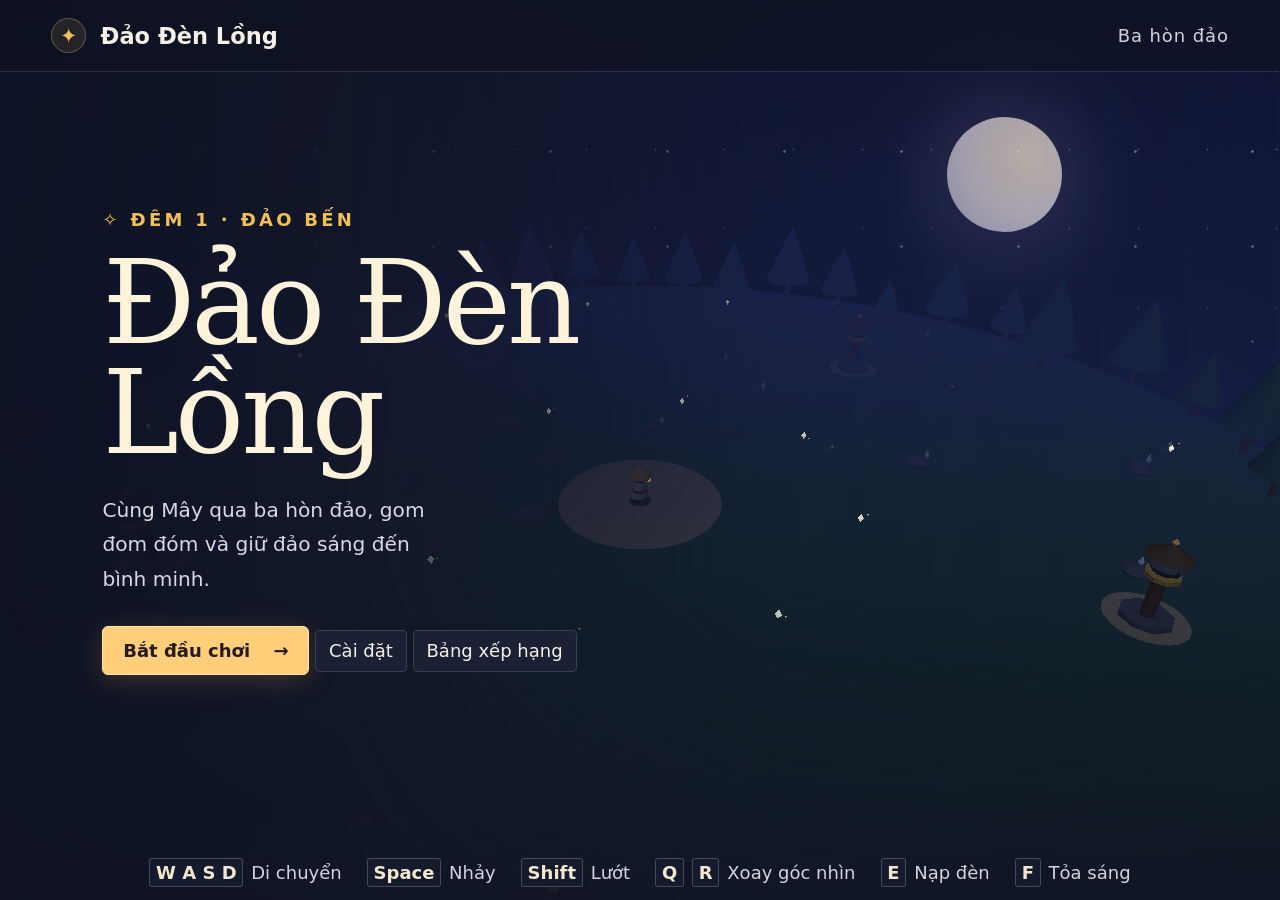
<file: index.html>
<!doctype html>
<html lang="vi">
<head>
  <meta charset="utf-8">
  <meta name="viewport" content="width=device-width, initial-scale=1">
  <meta name="theme-color" content="#101421">
  <title>Đảo Đèn Lồng — Ba hòn đảo</title>
  <link rel="stylesheet" href="style.css">
</head>
<body>
  <main class="game" id="game" data-mode="menu">
    <div class="sky" aria-hidden="true"><div class="stars"></div><div class="moon"></div></div>
    <canvas id="scene" aria-label="Thế giới 3D của Đảo Bến"></canvas>
    <div class="vignette" aria-hidden="true"></div>
    <header class="topbar">
      <div class="brand"><span class="brand-mark" aria-hidden="true">✦</span><span>Đảo Đèn Lồng</span></div>
      <span class="chapter" id="chapter">Ba hòn đảo</span>
      <button type="button" id="pause" class="plain" hidden>Tạm dừng <kbd>Esc</kbd></button>
    </header>

    <section id="intro" class="intro" aria-labelledby="title">
      <p class="eyebrow"><span aria-hidden="true">✧</span> Đêm 1 <span aria-hidden="true">·</span> Đảo Bến</p>
      <h1 id="title">Đảo Đèn Lồng</h1>
      <p class="intro-copy">Cùng Mây qua ba hòn đảo, gom đom đóm và giữ đảo sáng đến bình minh.</p>
      <button type="button" class="primary" id="start" disabled>Bắt đầu chơi <span aria-hidden="true">→</span></button>
      <button type="button" class="plain" id="menu-settings">Cài đặt</button>
      <button class="plain" id="open-board">Bảng xếp hạng</button>
      <p id="load-error" role="alert" hidden></p>
    </section>

    <section id="night-intro" class="intro" aria-labelledby="night-name" hidden>
      <h2 id="night-name"></h2>
      <p id="night-story" class="intro-copy"></p>
      <button type="button" id="enter-night" class="primary">Bước vào Đêm</button>
    </section>

    <section id="hud" class="hud" aria-label="Trạng thái trò chơi" hidden>
      <div class="hud-top">
        <div class="panel resources">
          <div><span class="hud-label">Ngọn Lửa</span><strong id="flames" class="flames"></strong></div>
          <div><span class="hud-label">Đom đóm</span><strong id="carried" class="resource-value"></strong></div>
        </div>
        <div class="panel objective">
          <div class="objective-line"><span class="hud-label">Điểm</span><strong id="score" class="resource-value"></strong></div>
          <div class="objective-line"><span class="hud-label">Đèn đang sáng</span><strong id="lantern-count"></strong></div>
          <small id="threshold"></small><div id="lantern-pips" class="pips" aria-hidden="true"></div>
          <div class="objective-line"><span class="hud-label">Đến bình minh</span><time id="clock"></time></div>
          <canvas id="map" width="150" height="150" aria-label="Bản đồ vị trí của Mây và các Đèn Lồng Lớn"></canvas>
        </div>
      </div>
      <div class="feedback" aria-live="polite"><span id="notice" hidden></span><span id="prompt" hidden></span></div>
      <div id="mote-bar" class="mote-bar" aria-label="Đom đóm đang mang"><i></i><i></i><i></i><i></i><i></i><i></i><i></i><i></i><i></i><i></i></div>
      <div class="cooldowns"><span id="dash-status"></span><span id="pulse-status"></span></div>
      <span id="shade-alert" role="status" hidden></span><span id="captions" role="status"></span>
      <span id="direction" class="direction" hidden></span>
      <span id="wind-notice" class="wind-notice" hidden></span>
    </section>

    <section id="overlay" class="overlay" aria-labelledby="overlay-title" hidden>
      <div class="dialog panel">
        <p class="eyebrow" id="overlay-tag"></p>
        <h2 id="overlay-title"></h2>
        <p id="overlay-description"></p>
        <form id="score-form" hidden><label>Tên người chơi <input id="player-name" pattern="[A-Za-z0-9_]{3,12}" minlength="3" maxlength="12" required placeholder="Tên 3–12 ký tự" title="3–12 chữ cái A–Z, chữ số hoặc dấu gạch dưới"></label> <button id="save-score" class="plain">Lưu điểm</button><p id="save-status" role="status"></p></form>
        <button type="button" id="overlay-action" class="primary"></button>
        <div id="pause-options" class="pause-options" hidden>
          <button type="button" id="restart-night" class="plain">Chơi lại Đêm</button>
          <button type="button" id="pause-settings" class="plain">Cài đặt</button>
          <button type="button" id="back-menu" class="plain">Về menu</button>
        </div>
      </div>
    </section>

    <dialog id="board" class="dialog panel"><h2>Bảng xếp hạng</h2><p id="board-status" role="status"></p><ol id="entries"></ol><form method="dialog"><button class="primary">Đóng</button></form></dialog>
    <dialog id="settings" class="dialog panel" aria-labelledby="settings-title">
      <h2 id="settings-title">Cài đặt</h2>
      <label class="setting" for="volume">Âm lượng <output id="volume-value"></output></label>
      <input id="volume" type="range" min="0" max="1" step="0.05">
      <label class="setting" for="sensitivity">Độ nhạy chuột <output id="sensitivity-value"></output></label>
      <input id="sensitivity" type="range" min="0.25" max="2" step="0.05">
      <label class="setting"><input type="checkbox" id="accessibleColors"> Bảng màu dễ phân biệt</label>
      <label class="setting">Giảm chuyển động <input type="checkbox" id="reduced"></label>
      <label class="setting">Chữ lớn ×1.25 <input type="checkbox" id="large"></label>
      <details><summary>Đổi phím điều khiển</summary><div id="bindings"></div><button class="plain" id="reset-keys">Khôi phục mặc định</button></details>
      <p id="settings-status" role="status"></p>
      <form method="dialog"><button class="primary" type="submit">Đóng</button></form>
    </dialog>

    <footer class="footer">
      <div class="keys" aria-label="Điều khiển">
        <span><kbd>W A S D</kbd> Di chuyển</span>
        <span><kbd>Space</kbd> Nhảy</span>
        <span><kbd>Shift</kbd> Lướt</span>
        <span><kbd>Q</kbd> <kbd>R</kbd> Xoay góc nhìn</span>
        <span><kbd>E</kbd> Nạp đèn</span>
        <span><kbd>F</kbd> Tỏa sáng</span>
      </div>
      <div id="touch" class="touch" aria-label="Điều khiển cảm ứng" hidden>
        <div class="dpad">
          <button type="button" data-key="KeyW" aria-label="Tiến">↑</button>
          <button type="button" data-key="KeyA" aria-label="Sang trái">←</button>
          <button type="button" data-key="KeyS" aria-label="Lùi">↓</button>
          <button type="button" data-key="KeyD" aria-label="Sang phải">→</button>
        </div>
        <div class="actions">
          <button type="button" data-key="Space">Nhảy</button>
          <button type="button" data-key="ShiftLeft">Lướt</button>
          <button type="button" data-key="KeyE">Nạp đèn</button>
          <button type="button" data-key="KeyF">Tỏa sáng</button>
        </div>
      </div>
    </footer>
  </main>
  <script type="module" src="src/browser.mjs"></script>
</body>
</html>
</file>
<file: style.css>
:root {
  color-scheme: dark;
  font-family: 'Segoe UI', system-ui, sans-serif;
  color: #F5F1E6;
  background: #0E1430;
  --gold: #F2C14E;
  --muted: #b8b9c9;
  --line: #bec1df30;
}

* { box-sizing: border-box; }
body { margin: 0; }
[hidden] { display: none !important; }
button, kbd { font: inherit; }
button { cursor: pointer; }
button:focus-visible { outline: 3px solid #f4e4ad; outline-offset: 4px; }

.game { min-height: 100svh; position: relative; overflow: hidden; isolation: isolate; display: grid; }
.sky, #scene, .vignette { position: absolute; inset: 0; width: 100%; height: 100%; }
.sky { z-index: -3; background: radial-gradient(ellipse at 72% 15%, #343a63 0%, transparent 43%), linear-gradient(180deg, #161b3a 13%, #3d415b 72%, #181e32); }
#scene { z-index: -2; touch-action: none; }
.vignette { z-index: -1; pointer-events: none; background: linear-gradient(180deg, #11152375, transparent 20%, transparent 79%, #0b1121d4), radial-gradient(ellipse at 50% 45%, transparent 43%, #0b0e1f7d 100%); }
.game[data-mode='menu'] .vignette { background: linear-gradient(90deg, #0d1224f2 0%, #111626dd 27%, #12192c33 61%, transparent), linear-gradient(0deg, #0f1223c9, transparent 36%); }
.stars { position: absolute; inset: 0 0 44%; opacity: 0.55; background-image: radial-gradient(circle, #e8e4fa 0 1px, transparent 1.6px), radial-gradient(circle, #9aace9 0 0.7px, transparent 1.2px); background-position: 24px 9px, 0 31px; background-size: 117px 95px, 69px 79px; mask-image: linear-gradient(#000, #0009, transparent); }
.moon { position: absolute; width: clamp(62px, 9vw, 142px); aspect-ratio: 1; top: 13%; right: 17%; border-radius: 50%; background: radial-gradient(circle at 68% 34%, #fef0d8, #efe3e8 55%, #c3c6e3); box-shadow: 0 0 110px #c5b7ea6e; opacity: .76; }

.topbar { position: absolute; z-index: 2; inset: 0 0 auto; min-height: 72px; display: flex; align-items: center; justify-content: space-between; gap: 18px; padding: 0 clamp(16px, 4vw, 58px); border-bottom: 1px solid #b9c4f025; background: #1014218a; backdrop-filter: blur(10px); }
.brand { display: flex; gap: .8rem; align-items: center; font-size: clamp(1rem, 2vw, 1.25rem); font-weight: 700; white-space: nowrap; }
.brand-mark { display: grid; place-items: center; width: 35px; aspect-ratio: 1; color: var(--gold); font-size: 1.15rem; background: #f6c57417; border: 1px solid #f6c5744d; border-radius: 50%; }
.chapter { color: #d3d3de; font-size: 1rem; letter-spacing: .05em; white-space: nowrap; }
.chapter span { color: #828ba6; margin-inline: .35rem; }
.plain { padding: .55rem .72rem; border: 1px solid var(--line); border-radius: 5px; background: #1a2135; color: inherit; font-size: 1rem; }
.plain kbd { margin-left: .25rem; }

.intro { align-self: center; z-index: 1; margin-left: clamp(22px, 8vw, 125px); padding: 96px 20px 112px 0; width: min(90vw, 540px); }
.eyebrow { display: flex; gap: .55rem; align-items: center; margin: 0 0 1rem; color: var(--gold); font-size: 1rem; text-transform: uppercase; letter-spacing: .18em; font-weight: 650; }
.intro h1, .dialog h2 { font-family: 'DejaVu Serif', 'Cambria', Georgia, serif; letter-spacing: -.035em; color: #fff3d9; text-wrap: balance; font-weight: 500; }
.intro h1 { margin: 0; font-size: clamp(3.25rem, 9vw, 7rem); line-height: .96; }
.intro-copy { color: #d9d8e3; max-width: 350px; line-height: 1.7; margin: 1.35rem 0 1.7rem; font-size: clamp(.98rem, 2.1vw, 1.12rem); }
.primary { min-height: 48px; padding: .72rem 1.1rem; display: inline-flex; align-items: center; justify-content: space-between; gap: 1.3rem; border-radius: 6px; border: 1px solid #ffe3b1; background: #ffce79; color: #251924; font-size: 1rem; font-weight: 750; box-shadow: 0 5px 26px #f7aa4b35; }
.primary:hover { background: #ffe0a1; }
#load-error { color: #ffbfb1; max-width: 35ch; line-height: 1.5; }

.hud { position: absolute; z-index: 1; inset: 90px clamp(14px, 4vw, 58px) 72px; pointer-events: none; }
.hud-top { display: flex; justify-content: space-between; align-items: flex-start; gap: 12px; }
.panel { border: 1px solid var(--line); border-radius: 10px; background: #141a2ce6; box-shadow: 0 8px 22px #07091352; }
.resources { display: flex; padding: .95rem 1rem; gap: 1rem; }
.resources > div { display: grid; align-content: start; gap: .45rem; min-width: 49px; }
.resources > div + div { border-left: 1px solid var(--line); padding-left: 1rem; }
.hud-label { color: var(--muted); font-size: 1rem; white-space: nowrap; }
.resource-value { color: var(--gold); font-size: 1rem; font-variant-numeric: tabular-nums; }
.flames { color: #ffb975; font-size: 1.04rem; letter-spacing: .12em; white-space: nowrap; }
.objective { width: 172px; padding: .8rem .8rem .55rem; }
.objective-line { display: flex; align-items: center; justify-content: space-between; gap: .55rem; white-space: nowrap; }
.objective-line :is(strong, time) { color: var(--gold); font-size: 1rem; font-variant-numeric: tabular-nums; }
.pips { display: flex; gap: 5px; margin: .55rem 0 .75rem; }
.pips i { height: 3px; flex: 1; background: #434963; border-radius: 10px; }
.pips .lit { background: var(--gold); box-shadow: 0 0 9px #ffce7972; }
#map { display: block; width: 100%; height: auto; margin-top: .4rem; }
.feedback { position: absolute; inset: auto 0 2.7rem; display: grid; justify-items: center; gap: .5rem; }
.feedback span { max-width: 95%; text-align: center; background: #151929ed; border: 1px solid #ffce7965; border-radius: 6px; font-size: 1rem; padding: .5rem .75rem; line-height: 1.3; }
#notice { border-color: var(--line); color: var(--gold); }

.overlay { z-index: 3; position: absolute; inset: 0; display: grid; align-items: center; justify-items: center; padding: 20px; background: #0a0c1ab0; }
.dialog { max-width: 430px; width: 100%; padding: clamp(1.1rem, 5vw, 2rem); text-align: center; }
.dialog .eyebrow { justify-content: center; }
.dialog h2 { margin: 0; font-size: clamp(2rem, 5vw, 3rem); }
.dialog p:not(.eyebrow) { margin: .8rem 0 1.35rem; color: var(--muted); line-height: 1.55; }
.pause-options { display: grid; gap: 9px; margin-top: 12px; }
#settings { color: #f0eddf; }
#settings::backdrop { background: #080b18c9; }
.setting { display: flex; justify-content: space-between; gap: 15px; margin: 24px 0 10px; font-size: 1rem; }
.setting output { color: var(--gold); }
#settings input { width: 100%; accent-color: var(--gold); }
.mote-bar { position: absolute; bottom: 8px; left: 50%; transform: translateX(-50%); display: flex; gap: 4px; }
.mote-bar i { width: 13px; height: 20px; border: 1px solid #F2C14E88; background: #0E1430; border-radius: 4px; }
.mote-bar .filled { background: #FFE58A; box-shadow: 0 0 8px #FFE58A55; }
.mote-bar.collecting { filter: drop-shadow(0 0 8px #FFE58A); }
.resource-value.collecting { color: #FFF6C2; text-shadow: 0 0 14px #FFE58A; }
.cooldowns { position: absolute; right: 0; bottom: 6px; display: grid; gap: 4px; font-size: 1rem; text-align: right; color: #F5F1E6; }
.direction { position: absolute; top: 45%; left: 50%; transform: translateX(-50%); color: #F2C14E; font-weight: 700; text-shadow: 0 2px 4px #000; }
.wind-notice { position: absolute; top: 32%; left: 50%; transform: translateX(-50%); color: #F5F1E6; animation: wind-warning 1s infinite alternate; }
.danger { color: #FF5A5F !important; animation: wind-warning .65s infinite alternate; }
@keyframes wind-warning { from { opacity: 1; } to { opacity: .35; } }
.sky { background: linear-gradient(180deg, #0E1430, #1B2350 75%, #12384A); }
.hud-top .objective { margin-top: 0; }
#clock { position: fixed; top: 90px; left: 50%; transform: translateX(-50%); font-size: 1.3rem; font-weight: 700; padding: 10px; background: #0E1430d9; border-radius: 6px; }
@media (max-width: 590px) { #clock { top: 125px; } .cooldowns { bottom: 32px; } }

.footer { position: absolute; inset: auto 0 0; z-index: 2; pointer-events: none; padding: 13px 16px; }
.keys { display: flex; justify-content: center; gap: clamp(.5rem, 2vw, 1.4rem); color: #d5d4e0; font-size: 1rem; flex-wrap: wrap; }
.keys span { white-space: nowrap; }
kbd { display: inline-block; padding: .16rem .32rem; margin-right: .12rem; border: 1px solid #b1b7d14d; border-radius: 3px; background: #141b2d; font-size: 1rem; font-weight: 650; color: #f4e7cc; }
.touch { display: none; justify-content: space-between; align-items: end; pointer-events: none; }
.dpad { display: grid; grid-template-columns: repeat(3, minmax(35px, 40px)); gap: 4px; }
.dpad button:first-child { grid-column: 2; }
.dpad button:nth-child(2) { grid-column: 1; }
.actions { display: grid; gap: 5px; }
.touch button { pointer-events: auto; touch-action: none; min-height: 34px; border-radius: 5px; border: 1px solid var(--line); color: #fff3d9; background: #151a2ddc; font-size: 1rem; }
.touch button:active { background: #655345; }

@media (max-width: 590px) {
  .topbar { min-height: 58px; gap: .5rem; }
  .topbar .chapter { display: none; }
  .hud { top: 69px; }
  .resources { gap: .46rem; padding: .55rem; }
  .resources > div { min-width: 0; }
  .resources > div + div { padding-left: .43rem; }
  .objective { width: 116px; padding: .52rem; }
  .objective .hud-label { font-size: 1rem; }
  .objective-line { gap: .2rem; }
  .pips { margin: .4rem 0; }
  .feedback { bottom: 1.25rem; }
}

@media (pointer: coarse) {
  .game[data-mode='playing'] .touch { display: flex; }
  .game[data-mode='playing'] .keys { display: none; }
  .feedback { bottom: 3.1rem; }
}

.accessible .danger, .accessible .wind-notice { color: #fff !important; }
.accessible .danger::before, .accessible .wind-notice::before { content: "⚠ "; }
#threshold { color: #FFE9B0; font-size: 1rem; }

:root {font-size:18px} :root.large {font-size:22.5px}
input,button,summary {font-family:inherit;font-size:inherit}
dialog.dialog {max-height:85vh;overflow:auto}
#bindings {display:grid;grid-template-columns:repeat(2,1fr);gap:.4rem;margin:.6rem 0}
#score-form {margin:1rem auto} #player-name {max-width:11em}
#shade-alert,#captions:not(:empty) {position:absolute;padding:.3em .6em;background:#101421ed;color:#FFE9B0;border-radius:5px;transform:translate(-50%,-50%);text-align:center}
#captions {top:23%;left:50%}
.reduced *, .reduced *::before {animation:none !important;transition:none !important}
</file>
